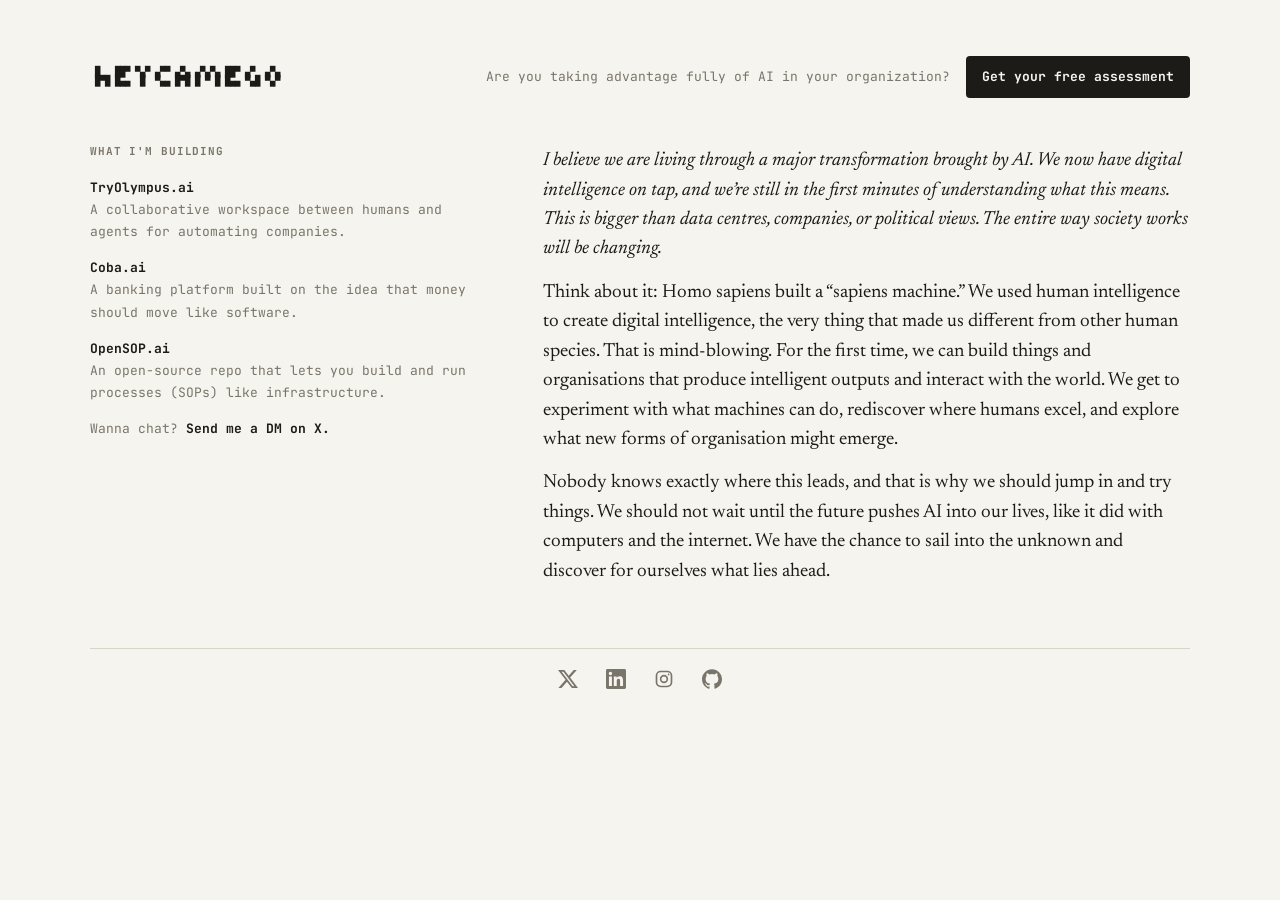
<file: index.html>
<!DOCTYPE html>
<html lang="en">
<head>
  <meta charset="UTF-8" />
  <meta name="viewport" content="width=device-width, initial-scale=1.0" />
  <title>heycamego</title>
  <meta name="description" content="Carlos Medellin. We built a sapiens machine. Now we get to find out what it means." />
  <link rel="stylesheet" href="https://fonts.googleapis.com/css2?family=JetBrains+Mono:wght@400;700&family=Newsreader:ital,opsz,wght@0,6..72,400;1,6..72,400&display=swap" />
  <style>
    :root { --bg: #f6f4ee; --ink: #1d1b17; --soft: #7a756a; --line: #d9d4c8;
      --mono: "JetBrains Mono", ui-monospace, Menlo, Consolas, monospace; --serif: "Newsreader", Georgia, serif; }
    body { max-width: 1100px; margin: 0 auto; padding: 56px max(16px, env(safe-area-inset-right, 0px)) 56px max(16px, env(safe-area-inset-left, 0px));
      background: var(--bg); color: var(--ink); font: 13px/1.7 var(--mono); }
    header { display: flex; flex-wrap: wrap; justify-content: space-between; align-items: center; gap: 16px 24px; margin: 0 0 48px; }
    .logo { font: 9px/1 var(--mono); margin: 0; }
    .cta { display: flex; flex-wrap: wrap; align-items: center; gap: 10px 16px; color: var(--soft); }
    .cta a { background: var(--ink); color: var(--bg); padding: 10px 16px; border-radius: 4px; }
    main { display: grid; grid-template-columns: 1fr 1.7fr; gap: 72px; }
    @media (max-width: 720px) { main { grid-template-columns: 1fr; gap: 36px; } }
    ul { list-style: none; margin: 0; padding: 0; display: grid; gap: 14px; align-content: start; }
    li { color: var(--soft); }
    .label { font: 700 11px/1 var(--mono); letter-spacing: .08em; text-transform: uppercase; color: var(--soft); margin: 0 0 20px; }
    a { color: var(--ink); text-decoration: none; font-weight: 700; }
    a:hover, a:focus-visible { text-decoration: underline; }
    section { font: 19px/1.55 var(--serif); max-width: 34em; min-width: 0; }
    section p { margin: 0 0 14px; }
    section p:first-child { font-style: italic; }
    footer { margin-top: 48px; padding-top: 20px; border-top: 1px solid var(--line); display: flex; justify-content: center; gap: 28px; }
    footer a { color: var(--soft); display: flex; }
    footer a:hover, footer a:focus-visible { color: var(--ink); }
    footer svg { width: 20px; height: 20px; }
  </style>
</head>
<body>
  <header>
  <pre class="logo" role="img" aria-label="heycamego"> █   ██▀ ▀▄▀ ▄▀▀ ▄▀▄ ▄▀▄▀▄ ██▀ ▄▀  ▄▀▄
 █▀█ █▄▄  █  ▀▄▄ █▀█ █ ▀ █ █▄▄ ▀▄█ ▀▄▀</pre>
    <div class="cta">Are you taking advantage fully of AI in your organization? <a href="/assessment/">Get your free assessment</a></div>
  </header>

  <main>
    <div>
    <h2 class="label">What I'm building</h2>
    <ul>
      <li><a href="https://tryolympus.ai">TryOlympus.ai</a><br />A collaborative workspace between humans and agents for automating companies.</li>
      <li><a href="https://coba.ai">Coba.ai</a><br />A banking platform built on the idea that money should move like software.</li>
      <li><a href="https://opensop.ai">OpenSOP.ai</a><br />An open-source repo that lets you build and run processes (SOPs) like infrastructure.</li>
      <li>Wanna chat? <a href="https://x.com/heycamego">Send me a DM on X.</a></li>
    </ul>
    </div>

    <section>
      <p>I believe we are living through a major transformation brought by AI. We now have digital intelligence on tap, and we’re still in the first minutes of understanding what this means. This is bigger than data centres, companies, or political views. The entire way society works will be changing.</p>
      <p>Think about it: Homo sapiens built a “sapiens machine.” We used human intelligence to create digital intelligence, the very thing that made us different from other human species. That is mind-blowing. For the first time, we can build things and organisations that produce intelligent outputs and interact with the world. We get to experiment with what machines can do, rediscover where humans excel, and explore what new forms of organisation might emerge.</p>
      <p>Nobody knows exactly where this leads, and that is why we should jump in and try things. We should not wait until the future pushes AI into our lives, like it did with computers and the internet. We have the chance to sail into the unknown and discover for ourselves what lies ahead.</p>
    </section>
  </main>

  <footer>
    <a href="https://x.com/heycamego" aria-label="X @heycamego"><svg viewBox="0 0 24 24" fill="currentColor" aria-hidden="true"><path d="M18.901 1.153h3.68l-8.04 9.19L24 22.846h-7.406l-5.8-7.584-6.638 7.584H.474l8.6-9.83L0 1.154h7.594l5.243 6.932ZM17.61 20.644h2.039L6.486 3.24H4.298Z"/></svg></a>
    <a href="https://www.linkedin.com/in/heycamego" aria-label="LinkedIn /in/heycamego"><svg viewBox="0 0 24 24" fill="currentColor" aria-hidden="true"><path d="M20.447 20.452h-3.554v-5.569c0-1.328-.027-3.037-1.852-3.037-1.853 0-2.136 1.445-2.136 2.939v5.667H9.351V9h3.414v1.561h.046c.477-.9 1.637-1.85 3.37-1.85 3.601 0 4.267 2.37 4.267 5.455v6.286zM5.337 7.433a2.064 2.064 0 1 1 0-4.128 2.064 2.064 0 0 1 0 4.128zm1.782 13.019H3.555V9h3.564v11.452zM22.225 0H1.771C.792 0 0 .774 0 1.729v20.542C0 23.227.792 24 1.771 24h20.451C23.2 24 24 23.227 24 22.271V1.729C24 .774 23.2 0 22.222 0h.003z"/></svg></a>
    <a href="https://www.instagram.com/heycamego" aria-label="Instagram @heycamego"><svg viewBox="0 0 24 24" fill="none" stroke="currentColor" stroke-width="2" aria-hidden="true"><rect x="3" y="3" width="18" height="18" rx="5"/><circle cx="12" cy="12" r="4"/><circle cx="17.5" cy="6.5" r="1" fill="currentColor" stroke="none"/></svg></a>
    <a href="https://github.com/Chosen9115" aria-label="GitHub Chosen9115"><svg viewBox="0 0 24 24" fill="currentColor" aria-hidden="true"><path d="M12 .297c-6.63 0-12 5.373-12 12 0 5.303 3.438 9.8 8.205 11.385.6.113.82-.258.82-.577 0-.285-.01-1.04-.015-2.04-3.338.724-4.042-1.61-4.042-1.61-.546-1.387-1.333-1.757-1.333-1.757-1.087-.744.084-.729.084-.729 1.205.084 1.838 1.236 1.838 1.236 1.07 1.835 2.809 1.305 3.495.998.108-.776.417-1.305.76-1.605-2.665-.3-5.466-1.332-5.466-5.93 0-1.31.465-2.38 1.235-3.22-.135-.303-.54-1.523.105-3.176 0 0 1.005-.322 3.3 1.23a11.5 11.5 0 0 1 6 0c2.28-1.552 3.285-1.23 3.285-1.23.645 1.653.24 2.873.12 3.176.765.84 1.23 1.91 1.23 3.22 0 4.61-2.805 5.625-5.475 5.92.42.36.81 1.096.81 2.22 0 1.606-.015 2.896-.015 3.286 0 .315.21.69.825.57C20.565 22.092 24 17.592 24 12.297c0-6.627-5.373-12-12-12"/></svg></a>
  </footer>
</body>
</html>
</file>
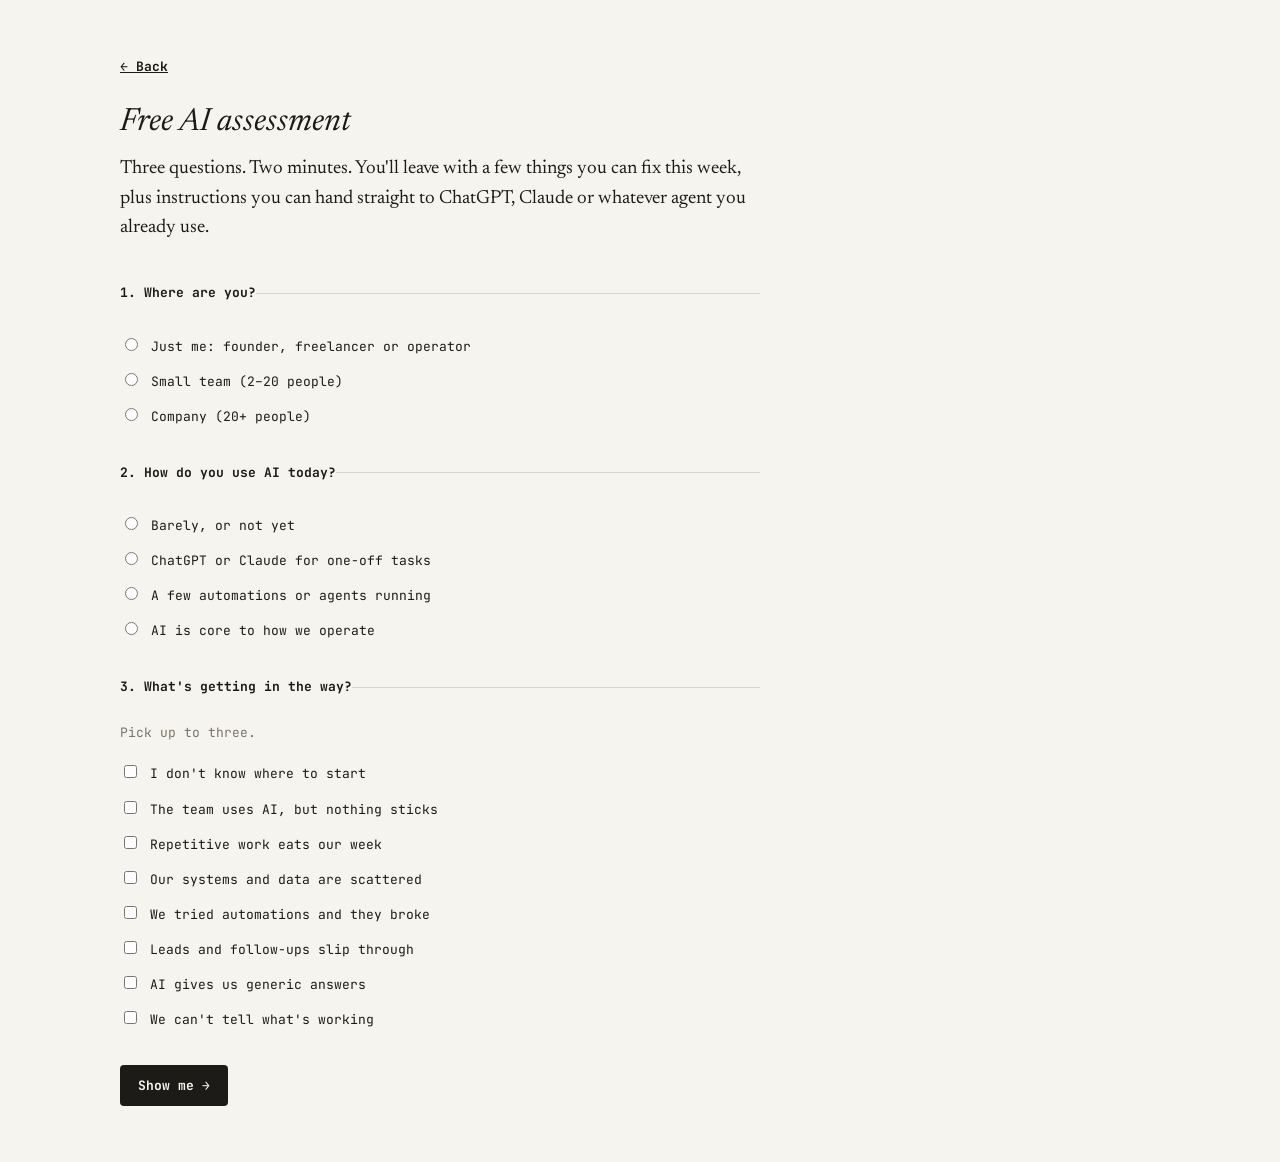
<file: assessment/index.html>
<!DOCTYPE html>
<html lang="en">
<head>
  <meta charset="UTF-8" />
  <meta name="viewport" content="width=device-width, initial-scale=1.0" />
  <title>Free AI assessment · heycamego</title>
  <meta name="description" content="Three questions about how you use AI. Walk away with fixes for this week and instructions you can hand straight to your AI." />
  <link rel="stylesheet" href="https://fonts.googleapis.com/css2?family=JetBrains+Mono:wght@400;700&family=Newsreader:ital,opsz,wght@0,6..72,400;1,6..72,400&display=swap" />
  <style>
    :root { --bg: #f6f4ee; --ink: #1d1b17; --soft: #7a756a; --line: #d9d4c8; --field: #fff; --danger: #a3322a;
      --mono: "JetBrains Mono", ui-monospace, Menlo, Consolas, monospace; --serif: "Newsreader", Georgia, serif; }
    body { max-width: 1040px; margin: 0 auto; padding-block: 56px; padding-left: max(16px, env(safe-area-inset-left, 0px)); padding-right: max(16px, env(safe-area-inset-right, 0px));
      background: var(--bg); color: var(--ink); font: 13px/1.7 var(--mono); }
    a { color: var(--ink); font-weight: 700; }
    .wrap { display: grid; grid-template-columns: minmax(0, 640px); gap: 64px; }
    .wrap.split { grid-template-columns: minmax(0, 1fr) 280px; }
    @media (max-width: 860px) { .wrap.split { grid-template-columns: minmax(0, 1fr); } }
    h1 { font: italic 32px/1.25 var(--serif); margin: 24px 0 12px; text-wrap: balance; }
    .lede { font: 19px/1.55 var(--serif); margin: 0 0 40px; max-width: 34em; }
    fieldset { border: 0; border-top: 1px solid var(--line); margin: 0; padding: 20px 0 28px; min-width: 0; }
    legend { font-weight: 700; padding: 0; margin-bottom: 4px; }
    .hint { color: var(--soft); margin: 0 0 12px; }
    label.opt { display: flex; gap: 10px; align-items: baseline; padding: 6px 0; cursor: pointer; }
    input[type=radio], input[type=checkbox] { accent-color: var(--ink); }
    input[type=email] { width: 100%; box-sizing: border-box; font: inherit; padding: 10px;
      background: var(--field); color: var(--ink); border: 1px solid var(--line); border-radius: 4px; margin: 4px 0 10px; }
    button { font: 700 13px var(--mono); background: var(--ink); color: var(--bg); border: 0; border-radius: 4px; padding: 12px 18px; cursor: pointer; }
    button:disabled { opacity: .5; cursor: default; }
    button.ghost { background: transparent; color: var(--ink); border: 1px solid var(--line); padding: 6px 12px; font-weight: 400; }
    .err { color: var(--danger); }

    .result { border-top: 1px solid var(--ink); padding: 28px 0 44px; }
    .result .said { color: var(--soft); margin: 0 0 8px; }
    .result h2 { font: 28px/1.25 var(--serif); margin: 0 0 14px; text-wrap: balance; }
    .result .body { font: 19px/1.6 var(--serif); margin: 0 0 16px; max-width: 34em; }
    .result .seen { color: var(--soft); margin: 0 0 20px; max-width: 60ch; }
    summary { cursor: pointer; font-weight: 700; }
    .agent { margin-top: 14px; border: 1px solid var(--line); border-radius: 4px; background: var(--field); }
    .agent-bar { display: flex; justify-content: space-between; align-items: center; gap: 12px; padding: 8px 12px; border-bottom: 1px solid var(--line); color: var(--soft); }
    .agent pre { margin: 0; padding: 14px; white-space: pre-wrap; overflow-wrap: anywhere; font: 12px/1.65 var(--mono); }

    aside { align-self: start; position: sticky; top: max(24px, env(safe-area-inset-top, 0px)); border-top: 1px solid var(--ink); padding-top: 20px; }
    aside h2 { font: italic 24px/1.3 var(--serif); margin: 0 0 8px; }
    aside p { color: var(--soft); margin: 0 0 14px; }
    @media (max-width: 860px) { aside { position: static; } }
    :focus-visible { outline: 2px solid var(--ink); outline-offset: 2px; }
    [hidden] { display: none !important; }
  </style>
</head>
<body>
  <a href="/">← Back</a>
  <div class="wrap" id="wrap">
    <div>
      <h1>Free AI assessment</h1>
      <p class="lede">Three questions. Two minutes. You'll leave with a few things you can fix this week, plus instructions you can hand straight to ChatGPT, Claude or whatever agent you already use.</p>

      <form id="f">
        <fieldset>
          <legend>1. Where are you?</legend>
          <label class="opt"><input type="radio" name="where" value="Solo" required /> Just me: founder, freelancer or operator</label>
          <label class="opt"><input type="radio" name="where" value="Small team" /> Small team (2–20 people)</label>
          <label class="opt"><input type="radio" name="where" value="Company" /> Company (20+ people)</label>
        </fieldset>

        <fieldset>
          <legend>2. How do you use AI today?</legend>
          <label class="opt"><input type="radio" name="usage" value="Barely" required /> Barely, or not yet</label>
          <label class="opt"><input type="radio" name="usage" value="Chat" /> ChatGPT or Claude for one-off tasks</label>
          <label class="opt"><input type="radio" name="usage" value="Some automations" /> A few automations or agents running</label>
          <label class="opt"><input type="radio" name="usage" value="Core" /> AI is core to how we operate</label>
        </fieldset>

        <fieldset>
          <legend>3. What's getting in the way?</legend>
          <p class="hint">Pick up to three.</p>
          <div id="pains"></div>
        </fieldset>

        <button id="next" type="submit">Show me →</button>
        <p class="err" id="need" hidden>Answer all three questions first.</p>
      </form>

      <div id="results" hidden></div>
    </div>

    <aside id="call" hidden>
      <h2>Want to talk this through on a call?</h2>
      <p>Leave your email and I'll send you a link to grab 30 minutes with me. That's all I need.</p>
      <form id="e">
        <input type="hidden" name="access_key" value="WEB3FORMS_ACCESS_KEY" />
        <input type="hidden" name="subject" value="heycamego assessment" />
        <input type="checkbox" name="botcheck" hidden />
        <label for="email" class="hint">Email</label>
        <input type="email" id="email" name="email" required autocomplete="email" placeholder="you@company.com" />
        <button id="send" type="submit">Let's talk →</button>
        <p class="err" id="err" hidden>That didn't go through. Try again, or <a href="https://x.com/heycamego">DM me on X</a>.</p>
      </form>
      <p id="done" hidden><strong>Got it.</strong> Keep an eye on your inbox. I'll be in touch soon.</p>
    </aside>
  </div>

  <script>
    var LABELS = { where: { 'Solo': 'a solo founder/operator', 'Small team': 'a small team (2-20 people)', 'Company': 'a company (20+ people)' },
      usage: { 'Barely': 'barely use AI yet', 'Chat': 'use ChatGPT or Claude for one-off tasks', 'Some automations': 'have a few automations or agents running', 'Core': 'run AI at the core of how we operate' } };
    var PAINS = {
      'Where to start': {
        label: "I don't know where to start",
        title: 'Start with the boring stuff.',
        body: "Pick something you do every single week. Write the steps down. Then go through them one by one and ask: do I need this at all, can a simple script do it, or does it really need an agent that thinks? Most steps vanish or turn into a few lines of code, and only a handful need the smart, expensive part, which is why the best first project is one with a clear start and a clear end, like a report, a reconciliation or an audit.",
        seen: 'Finance and legal work usually goes first. The inputs and outputs are already defined.',
        agent: "Help me find my first AI automation.\n1. Ask me to list the tasks I repeat every week and roughly how long each takes.\n2. For the top three by time, interview me until you can write each one as numbered steps, with inputs and outputs.\n3. Tag every step: DROP (doesn't need to exist), SCRIPT (fixed rules, no judgment) or AGENT (needs judgment or reads messy text).\n4. Recommend one task to automate first. Prefer one with a clear start and end, a measurable output and mostly SCRIPT steps.\n5. Give me a one-week plan to run it by hand next to the automation and compare the results.\nAsk one question at a time. Don't suggest tools until step 4."
      },
      'Nothing sticks': {
        label: 'The team uses AI, but nothing sticks',
        title: "If people have to update it, it'll go stale.",
        body: "Every team has that tool. Everyone loved it for a week. Then people drifted back to email and WhatsApp, the dashboard slowly fell out of date, nobody trusted it, so nobody opened it, so it fell even further behind. Flip it around. Let the AI do the updating from your email and meeting notes. Your team just checks.",
        seen: "A company's brand-new operating system went stale in the two weeks its builder was on vacation.",
        agent: "Help me make our system update itself.\n1. Ask which tool is supposed to be our source of truth (Notion, CRM, spreadsheet) and which fields go stale fastest.\n2. Ask where the real updates happen today: email, WhatsApp, meetings, calls.\n3. For each stale field, write a rule: source -> what to extract -> which field to update. Example: a meeting transcript mentions a new deadline -> update Due date.\n4. Mark which updates you can write directly and which should be suggested for a person to approve.\n5. Draft a 5-minute weekly review: a short list of what changed, for one person to skim.\nThe goal is close to zero manual updating by the team."
      },
      'Repetitive work': {
        label: 'Repetitive work eats our week',
        title: 'Automate the whole line, one customer at a time.',
        body: "Automating one task saves you minutes. Automating a whole line of work, with clear inputs, fixed steps and a pass or fail at the end, gives you back days. Start tiny. Run it for one customer or one week and check every number. When it holds, add the next one, and then the next, until the thing that used to eat your Thursdays just runs on its own and your people go from typing numbers to checking them, which is a much better job anyway.",
        seen: 'An AI audit of one quarterly statement found a shortfall bigger than what had already been billed.',
        agent: "Help me turn one repetitive process into a pipeline.\n1. Ask me for the process and one real example of its inputs and its final output.\n2. Write it as four stages: PREP (gather and clean inputs), CALCULATE (fixed rules, ideally a script), REVIEW (a separate check of the result), OUTPUT (pass or fail, with the reason).\n3. Ask me what tolerance counts as a pass. Push me to make it tight.\n4. Plan a dry run on one case where I already know the right answer.\n5. Only after it matches, list the next cases to add, one at a time.\nNever skip REVIEW. Never mark a pass without showing the numbers."
      },
      'Scattered systems': {
        label: 'Our systems and data are scattered',
        title: 'Connect one thing. Then check it.',
        body: "You don't need everything connected on day one. Pick the source you'd check first every morning, your store, your CRM, your inbox, and plug it in. Ask it a question you already know the answer to. It'll be close but not exact, and those little gaps, a time zone here, a cancelled order there, are gold, because each one is a rule you teach once and never have to explain again.",
        seen: "Weekly sales from a live store API landed right next to the team's spreadsheet. The gap was UTC dates and cancelled orders.",
        agent: "Help me connect my first data source and trust it.\n1. Ask which systems I use and which one I'd check first every morning. Start there.\n2. Help me connect it (API, export or integration) and confirm you can read real data.\n3. Ask me for a number I already know, like last week's sales, and calculate it yourself.\n4. If we don't match, find out why: time zones, cancelled or pending items, refunds, date cutoffs.\n5. Write each cause down as a permanent rule, like: always report in my local time zone, exclude cancelled orders.\nSave the rules somewhere you'll read every time."
      },
      'Automations broke': {
        label: 'We tried automations and they broke',
        title: "It probably can't log in.",
        body: "Most automations don't die from a lack of intelligence. They die at 8 a.m. on a Tuesday with nobody around, because a login expired, or a page took two extra seconds to load, or the system never had an API for the one thing you needed. Fix access first. Then lock the format of what it hands back. People forgive a slow report. They stop trusting one the first time it shows up looking different.",
        seen: 'A clinic cut an hour-long audit to eight minutes, then lost its users when the report kept changing shape.',
        agent: "Help me fix an automation that keeps breaking.\n1. Ask what it's supposed to do, when it runs and what happened the last time it failed.\n2. Check access first: can it log in on a schedule with nobody at the keyboard? Is there an API for this data, or only a website?\n3. Check timing: does it wait for pages to load, retry on failure and verify each step actually worked?\n4. Define a fixed output template: same sections, same order, same fields, every time. Show me the template before changing anything else.\n5. If the job is big, split it into smaller steps that feed one final report.\nTell me which of these is the real cause before proposing a fix."
      },
      'Leads slip': {
        label: 'Leads and follow-ups slip through',
        title: "Write down what 'ready to close' looks like.",
        body: "Everyone has a pile of I'll-follow-up-tomorrow. Give your AI a clear picture of a deal that's ready to close, and it can chase everyone who isn't there yet. Let it write the drafts. You approve them. And please move the business off your personal WhatsApp, because nothing kills follow-up faster than a supplier question buried between your mom's voice note and the family group chat.",
        seen: 'Owners answering buyers and suppliers from the same WhatsApp they use for family.',
        agent: "Help me stop losing leads.\n1. Ask me about my last three deals that closed. From them, write a 'ready to close' checklist.\n2. Ask where my leads live today and list my pipeline stages, or propose simple ones: new, talking, proposal, won, lost.\n3. For each stage, define the next action and how many days until a follow-up is due.\n4. Every morning, list overdue leads and draft a short follow-up for each. Don't send anything. I approve every message.\n5. Suggest moving business conversations to a dedicated number or inbox.\nKeep drafts short and in my voice. Ask me for two examples of my real messages first."
      },
      'Generic answers': {
        label: 'AI gives us generic answers',
        title: "It can't know what you haven't shown it.",
        body: "Generic in, generic out. If your AI has never seen your inbox, your customers or your past conversations, of course it sounds like a brochure. Give it read access. Pull the fifty questions customers and suppliers ask you most, and turn your real answers into its rulebook. And when it gets something wrong, correct it once, clearly, and make sure it remembers, so every correction makes it a little more yours and a little less everyone else's.",
        seen: 'Teams with years of business context scattered across ChatGPT folders, Notion and their inbox.',
        agent: "Help me give you real context about my business.\n1. Interview me about the business: what we sell, to whom, how we price, what a great customer looks like. One question at a time.\n2. Ask me to paste or export recent conversations with customers or suppliers.\n3. Find the most common questions and write my real answers as rules: when asked X, answer Y; never promise Z.\n4. If you're unsure about something, ask me instead of guessing.\n5. Save everything as one 'business context' document I can reuse with any AI tool.\nUse my actual words wherever you can."
      },
      'No measurement': {
        label: "We can't tell what's working",
        title: 'Count hours, not prompts.',
        body: "Pick one line of work. Count the hours it takes this week. Count again next week with the AI doing its part. The big jump usually comes from running five or six things at once rather than from faster answers, and that feels amazing right up until you forget what you left running, so keep a simple board of what's working, what's waiting on you and what's done.",
        seen: 'Four-day tasks done in one, by running six sessions side by side.',
        agent: "Help me measure whether AI is actually saving us time.\n1. Ask me to pick one process and estimate the hours it takes per week today.\n2. Set up a simple weekly log: hours spent by people, items handled, errors found.\n3. Every week, compare against the baseline and tell me the hours given back.\n4. Keep a running list of what's in progress, what's waiting on me and what's done.\n5. If the number isn't improving after three weeks, tell me why and what to change.\nKeep it to one number I can say out loud."
      }
    };

    var f = document.getElementById('f'), box = document.getElementById('pains'), results = document.getElementById('results');
    function esc(s) { return s.replace(/&/g, '&amp;').replace(/</g, '&lt;'); }
    Object.keys(PAINS).forEach(function (k) {
      box.insertAdjacentHTML('beforeend', '<label class="opt"><input type="checkbox" name="pains" value="' + k + '" /> ' + esc(PAINS[k].label) + '</label>');
    });
    box.addEventListener('change', function () {
      var n = box.querySelectorAll(':checked').length;
      box.querySelectorAll('input').forEach(function (i) { i.disabled = !i.checked && n >= 3; });
    });
    function picked() { return [].map.call(box.querySelectorAll(':checked'), function (i) { return i.value; }); }

    f.onsubmit = function (e) {
      e.preventDefault();
      var keys = picked();
      if (!f.where.value || !f.usage.value || !keys.length) { document.getElementById('need').hidden = false; return; }
      var context = "Context: I took the AI assessment on heycamego.com. I'm " + LABELS.where[f.where.value] + ' and we ' + LABELS.usage[f.usage.value] + '.';
      results.innerHTML = keys.map(function (k) {
        var p = PAINS[k], prompt = context + '\nThe problem: ' + p.label.toLowerCase() + '.\nThe idea: ' + p.title + ' ' + p.body + '\n\n' + p.agent;
        return '<section class="result"><p class="said">You said: ' + esc(p.label.toLowerCase()) + '</p><h2>' + esc(p.title) + '</h2>' +
          '<p class="body">' + esc(p.body) + '</p><p class="seen">Seen: ' + esc(p.seen) + '</p>' +
          '<details><summary>See instructions for your agent</summary><div class="agent"><div class="agent-bar"><span>Paste this into ChatGPT, Claude or your agent</span>' +
          '<button type="button" class="ghost copy">Copy</button></div><pre>' + esc(prompt) + '</pre></div></details></section>';
      }).join('');
      f.hidden = true; document.querySelector('.lede').hidden = true;
      results.hidden = false; document.getElementById('call').hidden = false;
      document.getElementById('wrap').classList.add('split');
      window.scrollTo({ top: 0, behavior: 'smooth' });
    };

    results.addEventListener('click', function (e) {
      if (!e.target.classList.contains('copy')) return;
      var btn = e.target, pre = btn.closest('.agent').querySelector('pre');
      function selectIt() { var r = document.createRange(); r.selectNodeContents(pre); var s = getSelection(); s.removeAllRanges(); s.addRange(r); btn.textContent = 'Selected, press Ctrl/Cmd+C'; }
      if (!navigator.clipboard) return selectIt();
      navigator.clipboard.writeText(pre.textContent).then(function () { btn.textContent = 'Copied'; setTimeout(function () { btn.textContent = 'Copy'; }, 1800); }, selectIt);
    });

    var ef = document.getElementById('e');
    ef.onsubmit = function (e) {
      e.preventDefault();
      var btn = document.getElementById('send'), err = document.getElementById('err'), data = new FormData(ef);
      data.set('where', f.where.value); data.set('usage', f.usage.value); data.set('pains', picked().join(', '));
      btn.disabled = true; err.hidden = true;
      fetch('https://api.web3forms.com/submit', { method: 'POST', body: data, headers: { Accept: 'application/json' } })
        .then(function (r) { return r.json(); })
        .then(function (j) { if (!j.success) throw j; ef.hidden = true; document.getElementById('done').hidden = false; })
        .catch(function () { err.hidden = false; btn.disabled = false; });
    };
  </script>
</body>
</html>
</file>
